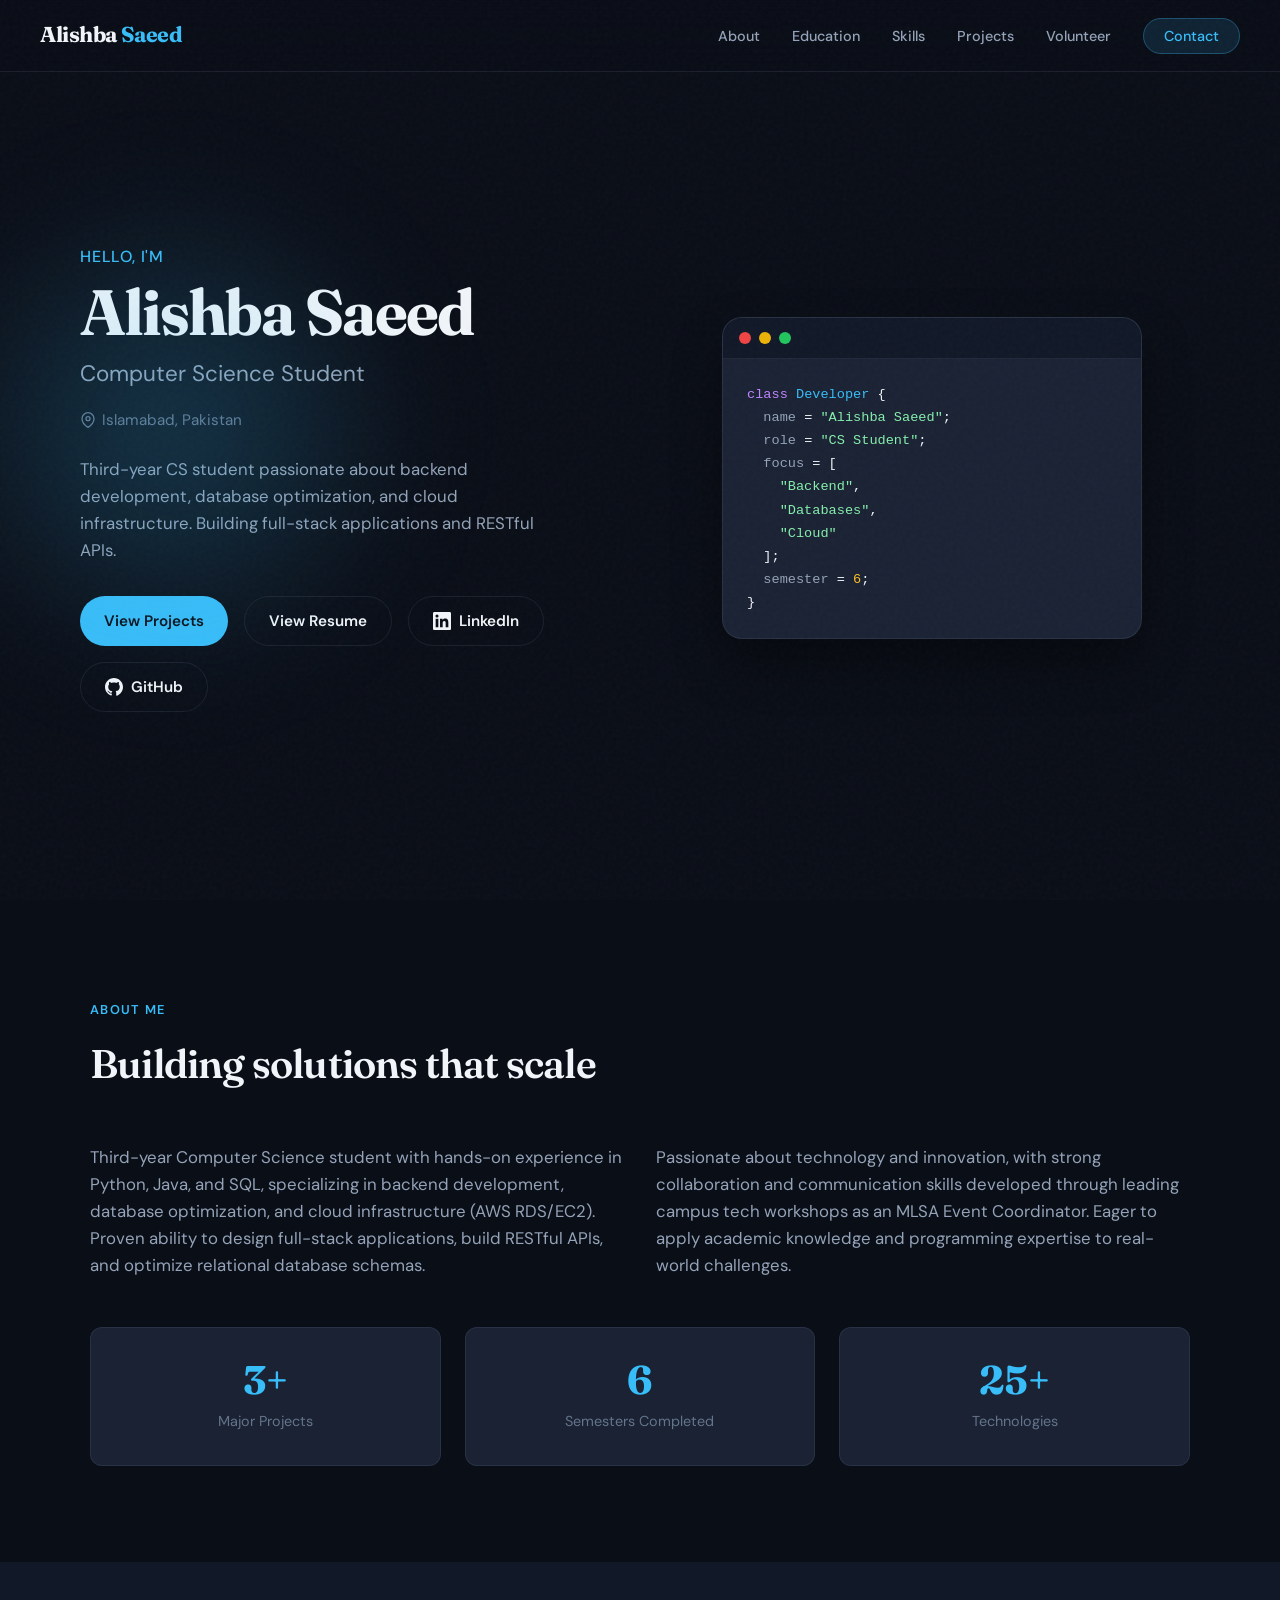
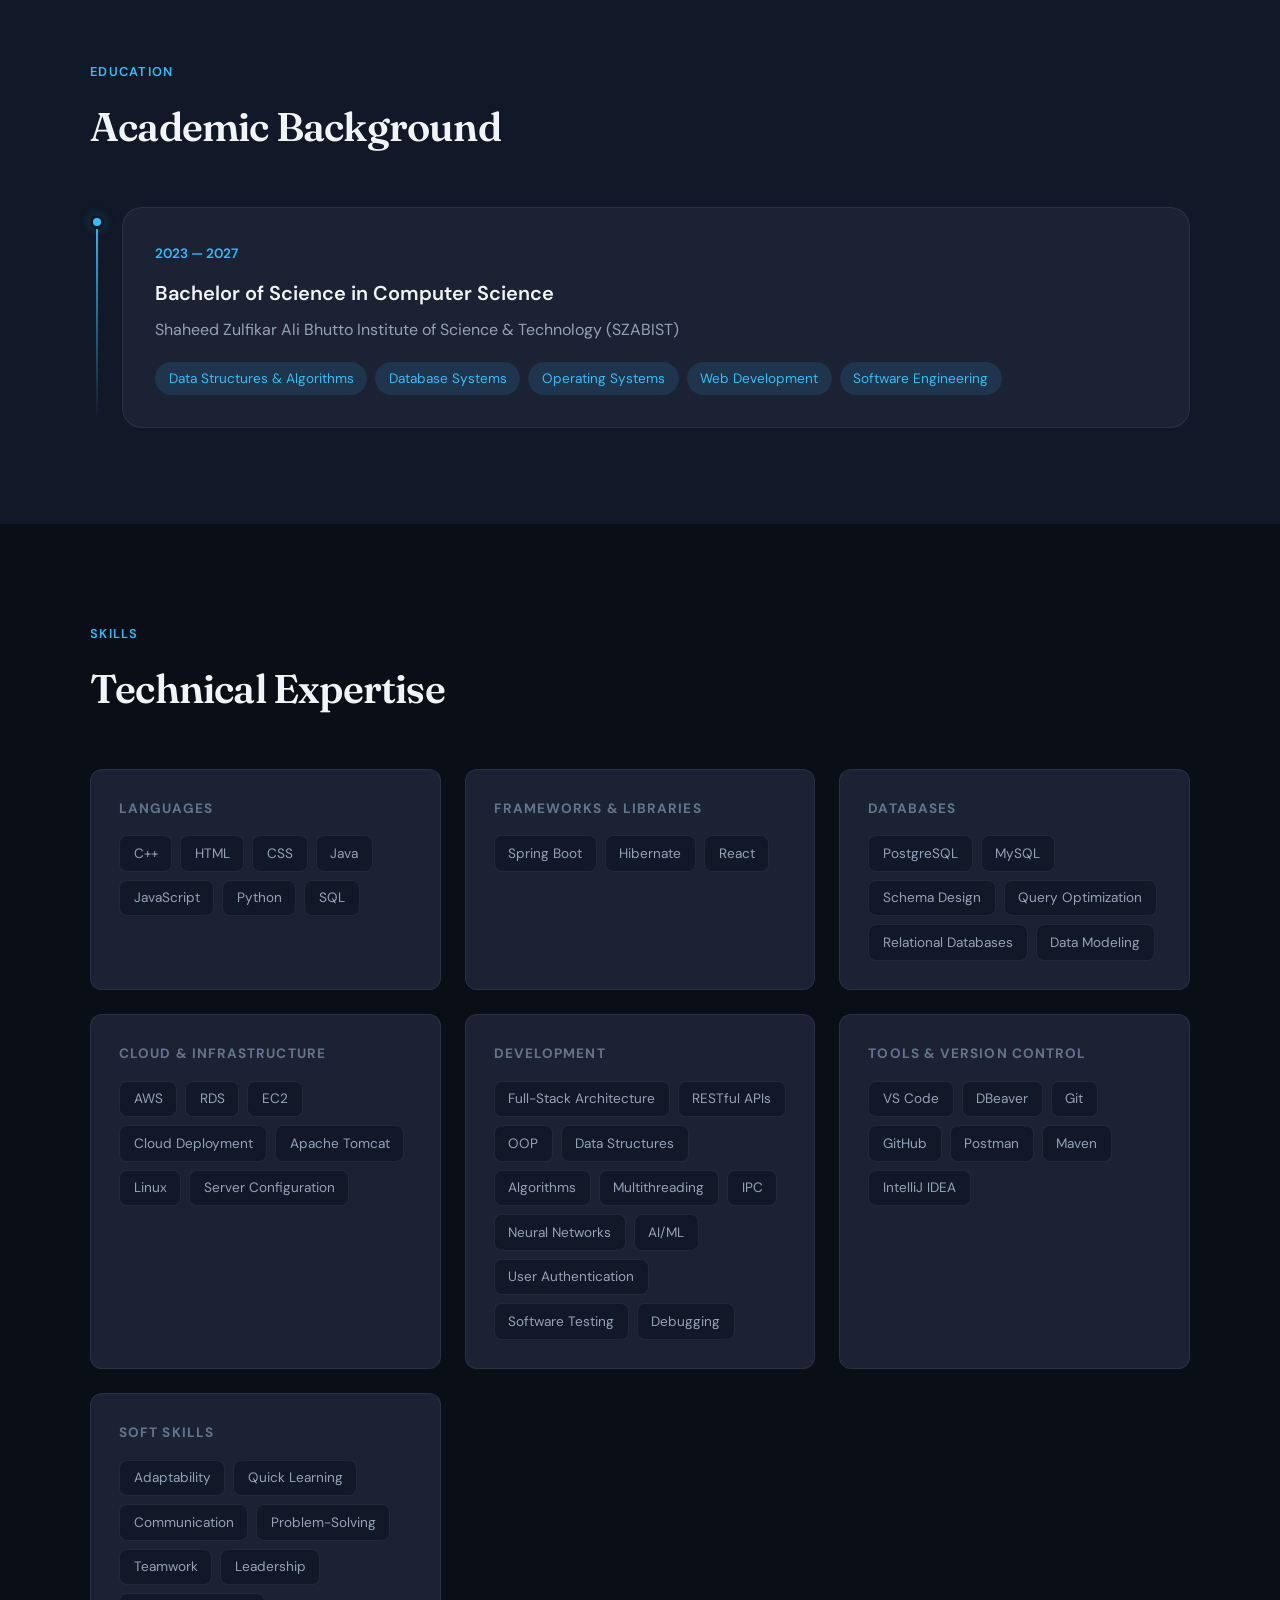
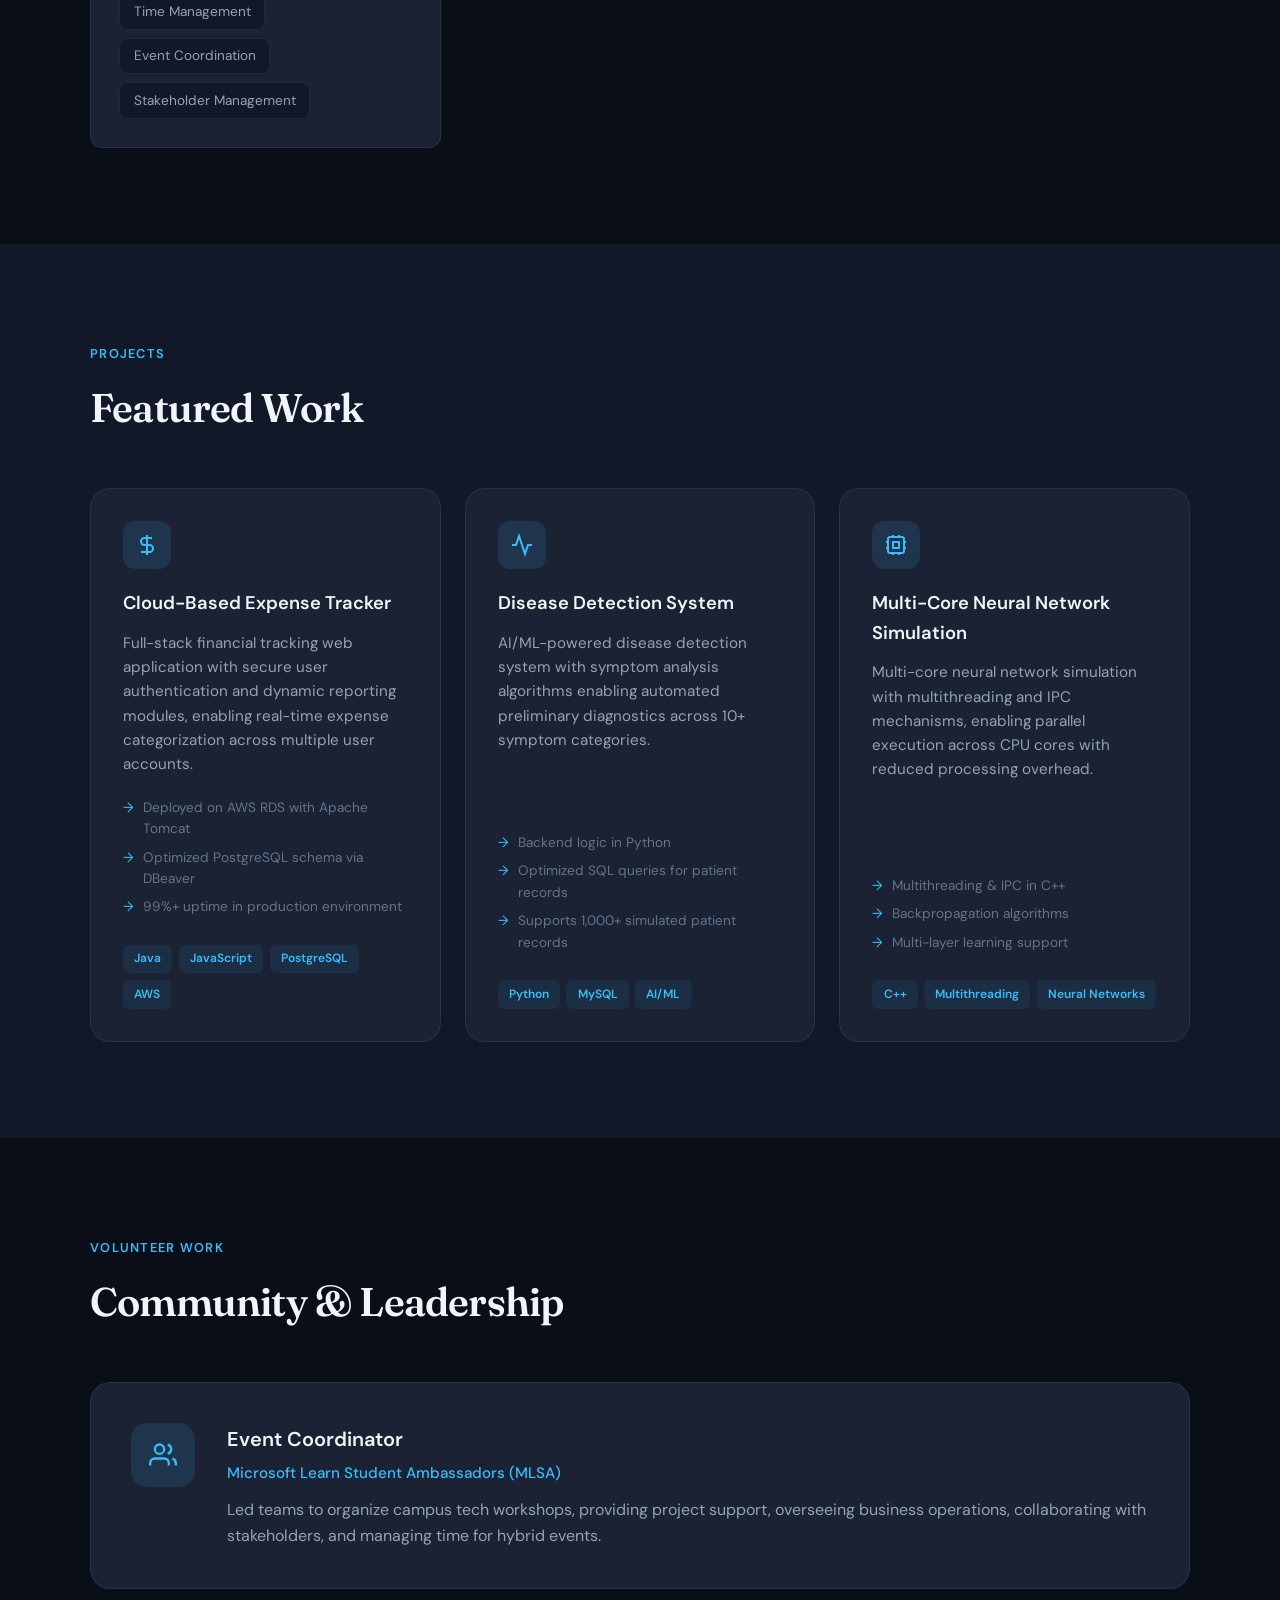
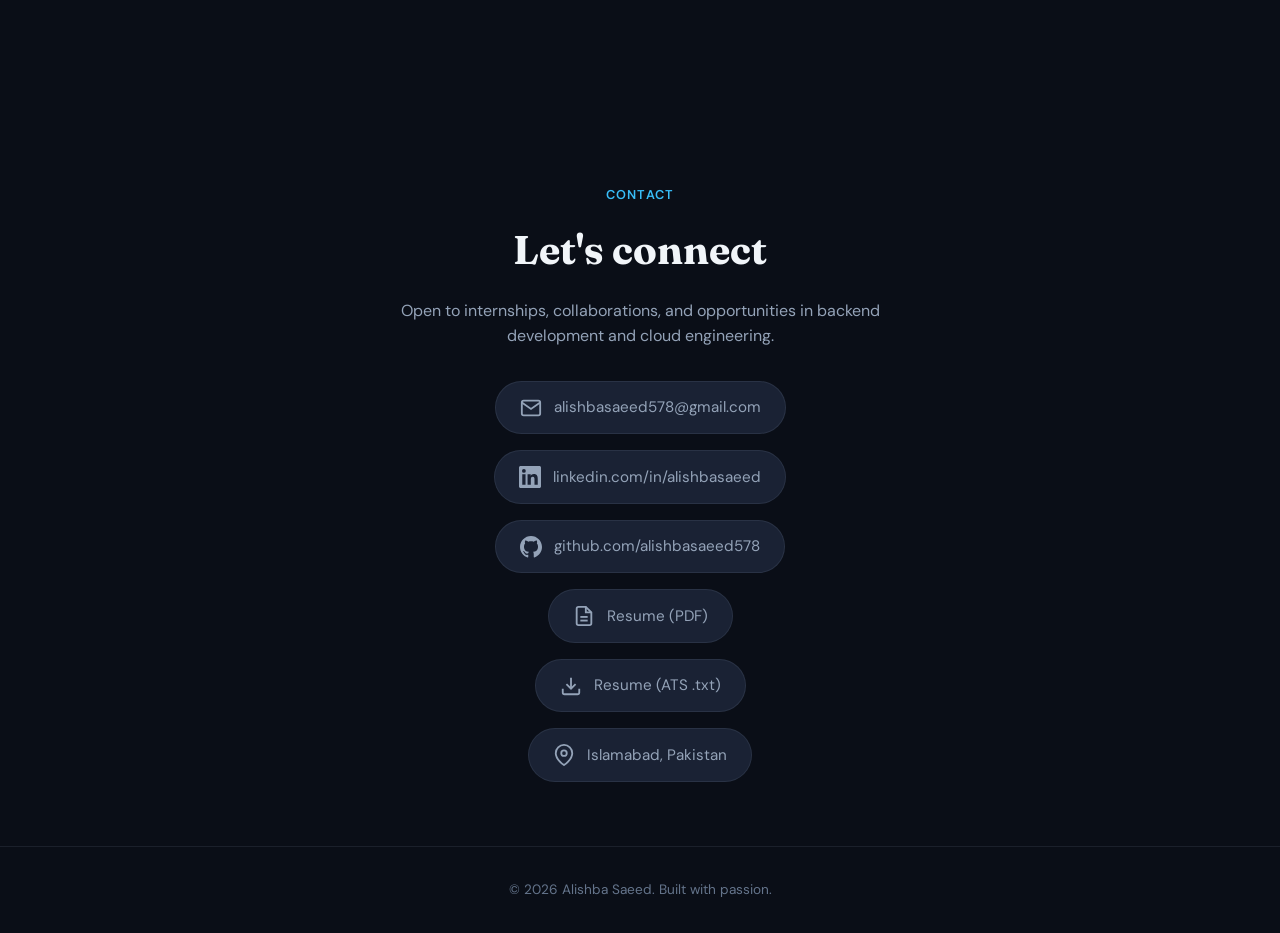
<file: index.html>
<!DOCTYPE html>
<html lang="en">
<head>
  <meta charset="UTF-8" />
  <meta name="viewport" content="width=device-width, initial-scale=1.0" />
  <meta name="description" content="Alishba Saeed — Computer Science student specializing in backend development, databases, and cloud infrastructure." />
  <title>Alishba Saeed | Portfolio</title>
  <link rel="preconnect" href="https://fonts.googleapis.com" />
  <link rel="preconnect" href="https://fonts.gstatic.com" crossorigin />
  <link href="https://fonts.googleapis.com/css2?family=DM+Sans:ital,opsz,wght@0,9..40,300;0,9..40,400;0,9..40,500;0,9..40,600;0,9..40,700;1,9..40,400&family=Fraunces:opsz,wght@9..144,400;9..144,600;9..144,700&display=swap" rel="stylesheet" />
  <link rel="stylesheet" href="styles.css" />
  <link rel="icon" type="image/svg+xml" href="logo-svg.svg">
</head>
<body>
  <div class="noise" aria-hidden="true"></div>

  <nav class="nav" id="nav">
    <a href="#" class="nav-logo">Alishba <span>Saeed</span></a>
    <button class="nav-toggle" id="navToggle" aria-label="Toggle navigation" aria-expanded="false">
      <span></span>
      <span></span>
      <span></span>
    </button>
    <ul class="nav-links" id="navLinks">
      <li><a href="#about">About</a></li>
      <li><a href="#education">Education</a></li>
      <li><a href="#skills">Skills</a></li>
      <li><a href="#projects">Projects</a></li>
      <li><a href="#volunteer">Volunteer</a></li>
      <li><a href="#contact" class="nav-cta">Contact</a></li>
    </ul>
  </nav>

  <main>
    <!-- Hero -->
    <section class="hero" id="hero">
      <div class="hero-content">
        <p class="hero-greeting">Hello, I'm</p>
        <h1 class="hero-name">Alishba Saeed</h1>
        <p class="hero-title">Computer Science Student</p>
        <p class="hero-location">
          <svg width="16" height="16" viewBox="0 0 24 24" fill="none" stroke="currentColor" stroke-width="2" aria-hidden="true">
            <path d="M21 10c0 7-9 13-9 13s-9-6-9-13a9 9 0 0 1 18 0z"/><circle cx="12" cy="10" r="3"/>
          </svg>
          Islamabad, Pakistan
        </p>
        <p class="hero-summary">
          Third-year CS student passionate about backend development, database optimization,
          and cloud infrastructure. Building full-stack applications and RESTful APIs.
        </p>
        <div class="hero-actions">
          <a href="#projects" class="btn btn-primary">View Projects</a>
          <a href="Alishba_Saeed.pdf" target="_blank" class="btn btn-outline">View Resume</a>

          <a href="https://linkedin.com/in/alishbasaeed" target="_blank" rel="noopener noreferrer" class="btn btn-outline">
            <svg width="18" height="18" viewBox="0 0 24 24" fill="currentColor" aria-hidden="true">
              <path d="M20.447 20.452h-3.554v-5.569c0-1.328-.027-3.037-1.852-3.037-1.853 0-2.136 1.445-2.136 2.939v5.667H9.351V9h3.414v1.561h.046c.477-.9 1.637-1.85 3.37-1.85 3.601 0 4.267 2.37 4.267 5.455v6.286zM5.337 7.433a2.062 2.062 0 0 1-2.063-2.065 2.064 2.064 0 1 1 4.126 0 2.063 2.063 0 0 1-2.063 2.065zm1.782 13.019H3.555V9h3.564v11.452zM22.225 0H1.771C.792 0 0 .774 0 1.729v20.542C0 23.227.792 24 1.771 24h20.451C23.2 24 24 23.227 24 22.271V1.729C24 .774 23.2 0 22.222 0h.003z"/>
            </svg>
            LinkedIn
          </a>

          <a href="https://github.com/alishbasaeed578" target="_blank" rel="noopener noreferrer" class="btn btn-outline">
            <svg width="18" height="18" viewBox="0 0 24 24" fill="currentColor" aria-hidden="true">
              <path d="M12 0C5.37 0 0 5.37 0 12c0 5.3 3.438 9.8 8.205 11.385.6.11.82-.26.82-.577v-2.234c-3.338.724-4.042-1.61-4.042-1.61C4.422 18.07 3.633 17.7 3.633 17.7c-1.087-.744.084-.729.084-.729 1.205.084 1.838 1.236 1.838 1.236 1.07 1.835 2.809 1.305 3.495.998.108-.776.417-1.305.76-1.605-2.665-.3-5.466-1.332-5.466-5.93 0-1.31.465-2.38 1.235-3.22-.135-.303-.54-1.523.105-3.176 0 0 1.005-.322 3.3 1.23.96-.267 1.98-.399 3-.405 1.02.006 2.04.138 3 .405 2.28-1.552 3.285-1.23 3.285-1.23.645 1.653.24 2.873.12 3.176.765.84 1.23 1.91 1.23 3.22 0 4.61-2.805 5.625-5.475 5.92.42.36.81 1.096.81 2.22v3.293c0 .319.22.694.825.576C20.565 21.795 24 17.3 24 12c0-6.63-5.37-12-12-12z"/>
            </svg>
            GitHub
          </a>
        </div>
      </div>
      <div class="hero-visual">
        <div class="hero-card">
          <div class="hero-card-header">
            <span class="dot dot-red"></span>
            <span class="dot dot-yellow"></span>
            <span class="dot dot-green"></span>
          </div>
          <pre class="hero-code"><code><span class="code-keyword">class</span> <span class="code-class">Developer</span> {
  <span class="code-property">name</span> = <span class="code-string">"Alishba Saeed"</span>;
  <span class="code-property">role</span> = <span class="code-string">"CS Student"</span>;
  <span class="code-property">focus</span> = [
    <span class="code-string">"Backend"</span>,
    <span class="code-string">"Databases"</span>,
    <span class="code-string">"Cloud"</span>
  ];
  <span class="code-property">semester</span> = <span class="code-number">6</span>;
}</code></pre>
        </div>
      </div>
    </section>

    <!-- About -->
    <section class="section" id="about">
      <div class="container">
        <div class="section-header">
          <span class="section-tag">About Me</span>
          <h2>Building solutions that scale</h2>
        </div>
        <div class="about-grid">
          <p class="about-text">
            Third-year Computer Science student with hands-on experience in Python, Java, and SQL,
            specializing in backend development, database optimization, and cloud infrastructure
            (AWS RDS/EC2). Proven ability to design full-stack applications, build RESTful APIs,
            and optimize relational database schemas.
          </p>
          <p class="about-text">
            Passionate about technology and innovation, with strong collaboration and communication
            skills developed through leading campus tech workshops as an MLSA Event Coordinator.
            Eager to apply academic knowledge and programming expertise to real-world challenges.
          </p>
        </div>
        <div class="about-highlights">
          <div class="highlight-card">
            <span class="highlight-number">3+</span>
            <span class="highlight-label">Major Projects</span>
          </div>
          <div class="highlight-card">
            <span class="highlight-number">6</span>
            <span class="highlight-label">Semesters Completed</span>
          </div>
          <div class="highlight-card">
            <span class="highlight-number">25+</span>
            <span class="highlight-label">Technologies</span>
          </div>
        </div>
      </div>
    </section>

    <!-- Education -->
    <section class="section section-alt" id="education">
      <div class="container">
        <div class="section-header">
          <span class="section-tag">Education</span>
          <h2>Academic Background</h2>
        </div>
        <div class="timeline">
          <div class="timeline-item">
            <div class="timeline-marker"></div>
            <div class="timeline-content">
              <span class="timeline-date">2023 — 2027</span>
              <h3>Bachelor of Science in Computer Science</h3>
              <p class="timeline-org">Shaheed Zulfikar Ali Bhutto Institute of Science & Technology (SZABIST)</p>
              <ul class="timeline-details">
                <li>Data Structures & Algorithms</li>
                <li>Database Systems</li>
                <li>Operating Systems</li>
                <li>Web Development</li>
                <li>Software Engineering</li>
              </ul>
            </div>
          </div>
        </div>
      </div>
    </section>

    <!-- Skills -->
    <section class="section" id="skills">
      <div class="container">
        <div class="section-header">
          <span class="section-tag">Skills</span>
          <h2>Technical Expertise</h2>
        </div>
        <div class="skills-grid">
          <div class="skill-category">
            <h3>Languages</h3>
            <div class="skill-tags">
              <span>C++</span><span>HTML</span><span>CSS</span><span>Java</span>
              <span>JavaScript</span><span>Python</span><span>SQL</span>
            </div>
          </div>
          <div class="skill-category">
            <h3>Frameworks & Libraries</h3>
            <div class="skill-tags">
              <span>Spring Boot</span><span>Hibernate</span><span>React</span>
            </div>
          </div>
          <div class="skill-category">
            <h3>Databases</h3>
            <div class="skill-tags">
              <span>PostgreSQL</span><span>MySQL</span><span>Schema Design</span>
              <span>Query Optimization</span><span>Relational Databases</span>
              <span>Data Modeling</span>
            </div>
          </div>
          <div class="skill-category">
            <h3>Cloud & Infrastructure</h3>
            <div class="skill-tags">
              <span>AWS</span><span>RDS</span><span>EC2</span>
              <span>Cloud Deployment</span><span>Apache Tomcat</span>
              <span>Linux</span><span>Server Configuration</span>
            </div>
          </div>
          <div class="skill-category">
            <h3>Development</h3>
            <div class="skill-tags">
              <span>Full-Stack Architecture</span><span>RESTful APIs</span>
              <span>OOP</span><span>Data Structures</span><span>Algorithms</span>
              <span>Multithreading</span><span>IPC</span><span>Neural Networks</span>
              <span>AI/ML</span><span>User Authentication</span>
              <span>Software Testing</span><span>Debugging</span>
            </div>
          </div>
          <div class="skill-category">
            <h3>Tools & Version Control</h3>
            <div class="skill-tags">
              <span>VS Code</span><span>DBeaver</span><span>Git</span>
              <span>GitHub</span><span>Postman</span><span>Maven</span>
              <span>IntelliJ IDEA</span>
            </div>
          </div>
          <div class="skill-category">
            <h3>Soft Skills</h3>
            <div class="skill-tags">
              <span>Adaptability</span><span>Quick Learning</span>
              <span>Communication</span><span>Problem-Solving</span>
              <span>Teamwork</span><span>Leadership</span>
              <span>Time Management</span><span>Event Coordination</span>
              <span>Stakeholder Management</span>
            </div>
          </div>
        </div>
      </div>
    </section>

    <!-- Projects -->
    <section class="section section-alt" id="projects">
      <div class="container">
        <div class="section-header">
          <span class="section-tag">Projects</span>
          <h2>Featured Work</h2>
        </div>
        <div class="projects-grid">
          <article class="project-card">
            <div class="project-icon">
              <svg width="24" height="24" viewBox="0 0 24 24" fill="none" stroke="currentColor" stroke-width="2" aria-hidden="true">
                <path d="M12 2v20M17 5H9.5a3.5 3.5 0 0 0 0 7h5a3.5 3.5 0 0 1 0 7H6"/>
              </svg>
            </div>
            <h3>Cloud-Based Expense Tracker</h3>
            <p>Full-stack financial tracking web application with secure user authentication and dynamic reporting modules, enabling real-time expense categorization across multiple user accounts.</p>
            <ul class="project-highlights">
              <li>Deployed on AWS RDS with Apache Tomcat</li>
              <li>Optimized PostgreSQL schema via DBeaver</li>
              <li>99%+ uptime in production environment</li>
            </ul>
            <div class="project-tech">
              <span>Java</span><span>JavaScript</span><span>PostgreSQL</span><span>AWS</span>
            </div>
          </article>

          <article class="project-card">
            <div class="project-icon">
              <svg width="24" height="24" viewBox="0 0 24 24" fill="none" stroke="currentColor" stroke-width="2" aria-hidden="true">
                <path d="M22 12h-4l-3 9L9 3l-3 9H2"/>
              </svg>
            </div>
            <h3>Disease Detection System</h3>
            <p>AI/ML-powered disease detection system with symptom analysis algorithms enabling automated preliminary diagnostics across 10+ symptom categories.</p>
            <ul class="project-highlights">
              <li>Backend logic in Python</li>
              <li>Optimized SQL queries for patient records</li>
              <li>Supports 1,000+ simulated patient records</li>
            </ul>
            <div class="project-tech">
              <span>Python</span><span>MySQL</span><span>AI/ML</span>
            </div>
          </article>

          <article class="project-card">
            <div class="project-icon">
              <svg width="24" height="24" viewBox="0 0 24 24" fill="none" stroke="currentColor" stroke-width="2" aria-hidden="true">
                <rect x="4" y="4" width="16" height="16" rx="2"/><rect x="9" y="9" width="6" height="6"/><path d="M15 2v2M15 20v2M2 15h2M2 9h2M20 15h2M20 9h2M9 2v2M9 20v2"/>
              </svg>
            </div>
            <h3>Multi-Core Neural Network Simulation</h3>
            <p>Multi-core neural network simulation with multithreading and IPC mechanisms, enabling parallel execution across CPU cores with reduced processing overhead.</p>
            <ul class="project-highlights">
              <li>Multithreading & IPC in C++</li>
              <li>Backpropagation algorithms</li>
              <li>Multi-layer learning support</li>
            </ul>
            <div class="project-tech">
              <span>C++</span><span>Multithreading</span><span>Neural Networks</span>
            </div>
          </article>
        </div>
      </div>
    </section>

    <!-- Volunteer -->
    <section class="section" id="volunteer">
      <div class="container">
        <div class="section-header">
          <span class="section-tag">Volunteer Work</span>
          <h2>Community & Leadership</h2>
        </div>
        <div class="volunteer-card">
          <div class="volunteer-badge">
            <svg width="28" height="28" viewBox="0 0 24 24" fill="none" stroke="currentColor" stroke-width="2" aria-hidden="true">
              <path d="M17 21v-2a4 4 0 0 0-4-4H5a4 4 0 0 0-4 4v2"/><circle cx="9" cy="7" r="4"/>
              <path d="M23 21v-2a4 4 0 0 0-3-3.87M16 3.13a4 4 0 0 1 0 7.75"/>
            </svg>
          </div>
          <div class="volunteer-content">
            <h3>Event Coordinator</h3>
            <p class="volunteer-org">Microsoft Learn Student Ambassadors (MLSA)</p>
            <p>Led teams to organize campus tech workshops, providing project support, overseeing business operations, collaborating with stakeholders, and managing time for hybrid events.</p>
          </div>
        </div>
      </div>
    </section>

    <!-- Contact -->
    <section class="section section-contact" id="contact">
      <div class="container">
        <div class="contact-content">
          <span class="section-tag">Contact</span>
          <h2>Let's connect</h2>
          <p>Open to internships, collaborations, and opportunities in backend development and cloud engineering.</p>
          <div class="contact-links">
            <a href="mailto:alishbasaeed578@gmail.com" class="contact-link">
              <svg width="22" height="22" viewBox="0 0 24 24" fill="none" stroke="currentColor" stroke-width="2" aria-hidden="true">
                <path d="M4 4h16c1.1 0 2 .9 2 2v12c0 1.1-.9 2-2 2H4c-1.1 0-2-.9-2-2V6c0-1.1.9-2 2-2z"/><polyline points="22,6 12,13 2,6"/>
              </svg>
              alishbasaeed578@gmail.com
            </a>
            <a href="https://linkedin.com/in/alishbasaeed" target="_blank" rel="noopener noreferrer" class="contact-link">
              <svg width="22" height="22" viewBox="0 0 24 24" fill="currentColor" aria-hidden="true">
                <path d="M20.447 20.452h-3.554v-5.569c0-1.328-.027-3.037-1.852-3.037-1.853 0-2.136 1.445-2.136 2.939v5.667H9.351V9h3.414v1.561h.046c.477-.9 1.637-1.85 3.37-1.85 3.601 0 4.267 2.37 4.267 5.455v6.286zM5.337 7.433a2.062 2.062 0 0 1-2.063-2.065 2.064 2.064 0 1 1 4.126 0 2.063 2.063 0 0 1-2.063 2.065zm1.782 13.019H3.555V9h3.564v11.452zM22.225 0H1.771C.792 0 0 .774 0 1.729v20.542C0 23.227.792 24 1.771 24h20.451C23.2 24 24 23.227 24 22.271V1.729C24 .774 23.2 0 22.222 0h.003z"/>
              </svg>
              linkedin.com/in/alishbasaeed
            </a>
            <a href="https://github.com/alishbasaeed578" target="_blank" rel="noopener noreferrer" class="contact-link">
              <svg width="22" height="22" viewBox="0 0 24 24" fill="currentColor" aria-hidden="true">
                <path d="M12 0c-6.626 0-12 5.373-12 12 0 5.302 3.438 9.8 8.207 11.387.599.111.793-.261.793-.577v-2.234c-3.338.726-4.033-1.416-4.033-1.416-.546-1.387-1.333-1.756-1.333-1.756-1.089-.745.083-.729.083-.729 1.205.084 1.839 1.237 1.839 1.237 1.07 1.834 2.807 1.304 3.492.997.107-.775.418-1.305.762-1.604-2.665-.305-5.467-1.334-5.467-5.931 0-1.311.469-2.381 1.236-3.221-.124-.303-.535-1.524.117-3.176 0 0 1.008-.322 3.301 1.23.957-.266 1.983-.399 3.003-.404 1.02.005 2.047.138 3.006.404 2.291-1.552 3.297-1.23 3.297-1.23.653 1.653.242 2.874.118 3.176.77.84 1.235 1.911 1.235 3.221 0 4.609-2.807 5.624-5.479 5.921.43.372.823 1.102.823 2.222v3.293c0 .319.192.694.801.576 4.765-1.589 8.199-6.086 8.199-11.386 0-6.627-5.373-12-12-12z"/>
              </svg>
              github.com/alishbasaeed578
            </a>
            <a href="cv.html" target="_blank" class="contact-link">
              <svg width="22" height="22" viewBox="0 0 24 24" fill="none" stroke="currentColor" stroke-width="2" aria-hidden="true">
                <path d="M14 2H6a2 2 0 0 0-2 2v16a2 2 0 0 0 2 2h12a2 2 0 0 0 2-2V8z"/><polyline points="14 2 14 8 20 8"/><line x1="16" y1="13" x2="8" y2="13"/><line x1="16" y1="17" x2="8" y2="17"/>
              </svg>
              Resume (PDF)
            </a>
            <a href="cv.txt" download class="contact-link">
              <svg width="22" height="22" viewBox="0 0 24 24" fill="none" stroke="currentColor" stroke-width="2" aria-hidden="true">
                <path d="M21 15v4a2 2 0 0 1-2 2H5a2 2 0 0 1-2-2v-4"/><polyline points="7 10 12 15 17 10"/><line x1="12" y1="15" x2="12" y2="3"/>
              </svg>
              Resume (ATS .txt)
            </a>
            <span class="contact-link contact-location">
              <svg width="22" height="22" viewBox="0 0 24 24" fill="none" stroke="currentColor" stroke-width="2" aria-hidden="true">
                <path d="M21 10c0 7-9 13-9 13s-9-6-9-13a9 9 0 0 1 18 0z"/><circle cx="12" cy="10" r="3"/>
              </svg>
              Islamabad, Pakistan
            </span>
          </div>
        </div>
      </div>
    </section>
  </main>

  <footer class="footer">
    <div class="container">
      <p>&copy; 2026 Alishba Saeed. Built with passion.</p>
    </div>
  </footer>

  <script src="script.js"></script>
</body>
</html>
</file>
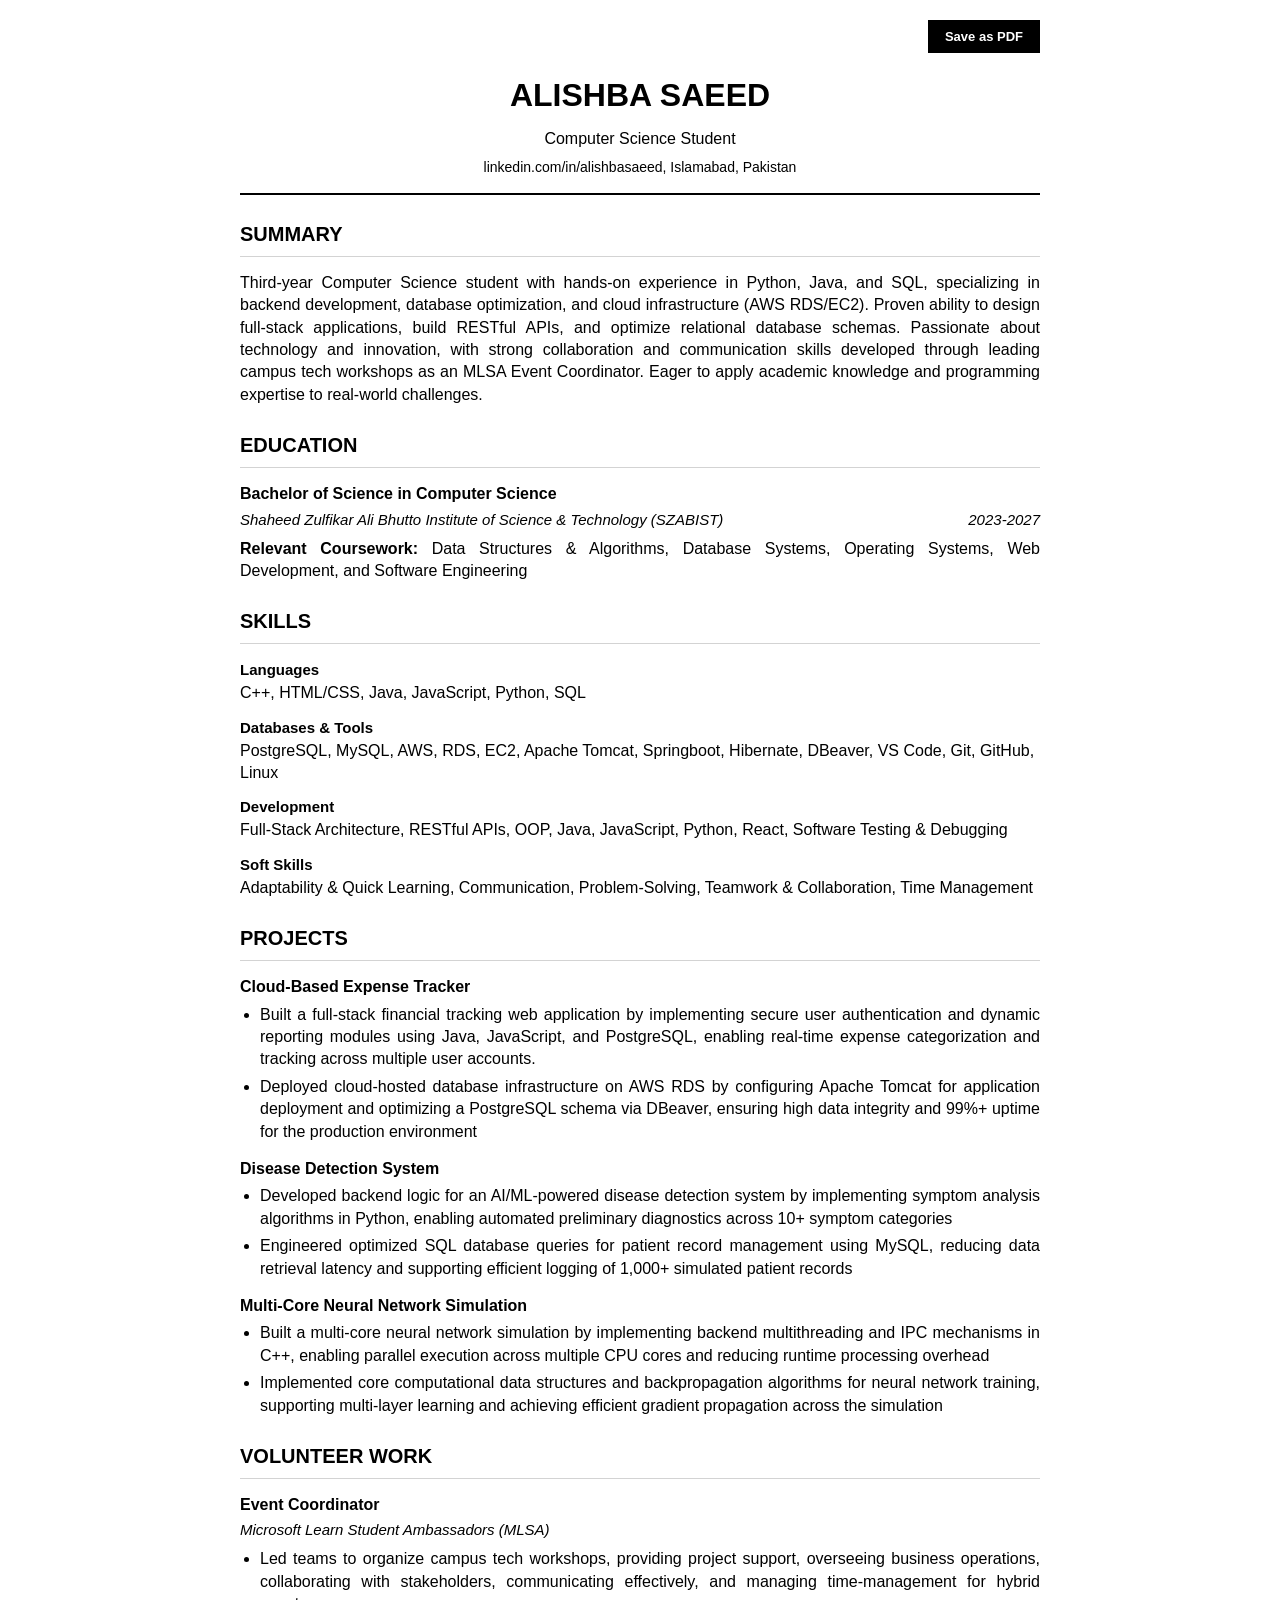
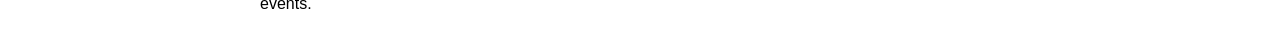
<file: cv.html>
<!DOCTYPE html>
<html lang="en">
<head>
  <meta charset="UTF-8">
  <meta name="viewport" content="width=device-width, initial-scale=1.0">
  <title>Alishba Saeed - CV</title>
  <style>
    body {
      font-family: Arial, sans-serif;
      line-height: 1.4;
      color: #000000;
      max-width: 800px;
      margin: 0 auto;
      padding: 20px;
      background-color: #ffffff;
    }
    header {
      text-align: center;
      margin-bottom: 15px;
    }
    h1 {
      margin: 0 0 10px 0;
      font-size: 32px;
      font-weight: bold;
      color: #000000;
    }
    .subtitle {
      margin: 0 0 8px 0;
      font-size: 16px;
      font-weight: normal;
    }
    .contact-info {
      margin: 0 0 15px 0;
      font-size: 14px;
    }
    .header-line {
      border: none;
      border-top: 2px solid #000000;
      margin-bottom: 20px;
    }
    h2 {
      font-size: 20px;
      font-weight: bold;
      color: #000000;
      margin-top: 25px;
      margin-bottom: 5px;
    }
    .section-line {
      border: none;
      border-top: 1px solid #d3d3d3;
      margin-bottom: 15px;
    }
    h3 {
      margin: 10px 0 3px 0;
      font-size: 16px;
      font-weight: bold;
    }
    .institution-row {
      display: flex;
      justify-content: space-between;
      margin-bottom: 8px;
      font-size: 15px;
    }
    .institution {
      font-style: italic;
    }
    .date {
      font-style: italic;
    }
    p {
      margin: 0 0 15px 0;
      text-align: justify;
    }
    .skills-container {
      margin-bottom: 15px;
    }
    .skills-category {
      font-weight: bold;
      margin-top: 12px;
      margin-bottom: 2px;
      font-size: 15px;
    }
    .skills-list {
      margin: 0 0 10px 0;
    }
    ul {
      margin: 5px 0 15px 0;
      padding-left: 20px;
    }
    li {
      margin-bottom: 5px;
      text-align: justify;
    }

    /* Interactive Elements styling */
    .no-print-container {
      display: flex;
      justify-content: flex-end;
      margin-bottom: 20px;
    }
    .btn-pdf {
      background-color: #000000;
      color: #ffffff;
      border: 1px solid #000000;
      padding: 8px 16px;
      font-size: 13px;
      cursor: pointer;
      font-weight: bold;
      transition: background 0.2s ease;
    }
    .btn-pdf:hover {
      background-color: #ffffff;
      color: #000000;
    }

    @media print {
      .no-print {
        display: none !important;
      }
      body {
        padding: 0;
        margin: 0;
      }
    }
  </style>
</head>
<body>

<div class="no-print-container no-print">
  <button class="btn-pdf" onclick="window.print()">Save as PDF</button>
</div>

<header>
  <h1>ALISHBA SAEED</h1>
  <div class="subtitle">Computer Science Student</div>
  <div class="contact-info">linkedin.com/in/alishbasaeed, Islamabad, Pakistan</div>
  <hr class="header-line">
</header>

<main>
  <section>
    <h2>SUMMARY</h2>
    <hr class="section-line">
    <p>Third-year Computer Science student with hands-on experience in Python, Java, and SQL, specializing in backend development, database optimization, and cloud infrastructure (AWS RDS/EC2). Proven ability to design full-stack applications, build RESTful APIs, and optimize relational database schemas. Passionate about technology and innovation, with strong collaboration and communication skills developed through leading campus tech workshops as an MLSA Event Coordinator. Eager to apply academic knowledge and programming expertise to real-world challenges.</p>
  </section>

  <section>
    <h2>EDUCATION</h2>
    <hr class="section-line">
    <article>
      <h3>Bachelor of Science in Computer Science</h3>
      <div class="institution-row">
        <span class="institution">Shaheed Zulfikar Ali Bhutto Institute of Science & Technology (SZABIST)</span>
        <span class="date">2023-2027</span>
      </div>
      <p><strong>Relevant Coursework:</strong> Data Structures & Algorithms, Database Systems, Operating Systems, Web Development, and Software Engineering</p>
    </article>
  </section>

  <section>
    <h2>SKILLS</h2>
    <hr class="section-line">
    <div class="skills-container">
      <div class="skills-category">Languages</div>
      <div class="skills-list">C++, HTML/CSS, Java, JavaScript, Python, SQL</div>

      <div class="skills-category">Databases & Tools</div>
      <div class="skills-list">PostgreSQL, MySQL, AWS, RDS, EC2, Apache Tomcat, Springboot, Hibernate, DBeaver, VS Code, Git, GitHub, Linux</div>

      <div class="skills-category">Development</div>
      <div class="skills-list">Full-Stack Architecture, RESTful APIs, OOP, Java, JavaScript, Python, React, Software Testing & Debugging</div>

      <div class="skills-category">Soft Skills</div>
      <div class="skills-list">Adaptability & Quick Learning, Communication, Problem-Solving, Teamwork & Collaboration, Time Management</div>
    </div>
  </section>

  <section>
    <h2>PROJECTS</h2>
    <hr class="section-line">

    <article>
      <h3>Cloud-Based Expense Tracker</h3>
      <ul>
        <li>Built a full-stack financial tracking web application by implementing secure user authentication and dynamic reporting modules using Java, JavaScript, and PostgreSQL, enabling real-time expense categorization and tracking across multiple user accounts.</li>
        <li>Deployed cloud-hosted database infrastructure on AWS RDS by configuring Apache Tomcat for application deployment and optimizing a PostgreSQL schema via DBeaver, ensuring high data integrity and 99%+ uptime for the production environment</li>
      </ul>
    </article>

    <article>
      <h3>Disease Detection System</h3>
      <ul>
        <li>Developed backend logic for an AI/ML-powered disease detection system by implementing symptom analysis algorithms in Python, enabling automated preliminary diagnostics across 10+ symptom categories</li>
        <li>Engineered optimized SQL database queries for patient record management using MySQL, reducing data retrieval latency and supporting efficient logging of 1,000+ simulated patient records</li>
      </ul>
    </article>

    <article>
      <h3>Multi-Core Neural Network Simulation</h3>
      <ul>
        <li>Built a multi-core neural network simulation by implementing backend multithreading and IPC mechanisms in C++, enabling parallel execution across multiple CPU cores and reducing runtime processing overhead</li>
        <li>Implemented core computational data structures and backpropagation algorithms for neural network training, supporting multi-layer learning and achieving efficient gradient propagation across the simulation</li>
      </ul>
    </article>
  </section>

  <section>
    <h2>VOLUNTEER WORK</h2>
    <hr class="section-line">
    <article>
      <h3>Event Coordinator</h3>
      <div class="institution-row">
        <span class="institution">Microsoft Learn Student Ambassadors (MLSA)</span>
      </div>
      <ul>
        <li>Led teams to organize campus tech workshops, providing project support, overseeing business operations, collaborating with stakeholders, communicating effectively, and managing time-management for hybrid events.</li>
      </ul>
    </article>
  </section>
</main>

</body>
</html>
</file>
<file: styles.css>
/* ===== Variables ===== */
:root {
  --bg-primary: #0a0e17;
  --bg-secondary: #111827;
  --bg-card: #1a2234;
  --bg-card-hover: #1f2a40;
  --text-primary: #f1f5f9;
  --text-secondary: #94a3b8;
  --text-muted: #64748b;
  --accent: #38bdf8;
  --accent-soft: rgba(56, 189, 248, 0.12);
  --accent-glow: rgba(56, 189, 248, 0.25);
  --border: rgba(148, 163, 184, 0.12);
  --font-sans: "DM Sans", system-ui, sans-serif;
  --font-serif: "Fraunces", Georgia, serif;
  --radius: 12px;
  --radius-lg: 20px;
  --transition: 0.25s cubic-bezier(0.4, 0, 0.2, 1);
  --nav-height: 72px;
}

/* ===== Reset & Base ===== */
*, *::before, *::after {
  box-sizing: border-box;
  margin: 0;
  padding: 0;
}

html {
  scroll-behavior: smooth;
  scroll-padding-top: var(--nav-height);
}

body {
  font-family: var(--font-sans);
  background: var(--bg-primary);
  color: var(--text-primary);
  line-height: 1.6;
  overflow-x: hidden;
}

.noise {
  position: fixed;
  inset: 0;
  pointer-events: none;
  z-index: 9999;
  opacity: 0.03;
  background-image: url("data:image/svg+xml,%3Csvg viewBox='0 0 256 256' xmlns='http://www.w3.org/2000/svg'%3E%3Cfilter id='n'%3E%3CfeTurbulence type='fractalNoise' baseFrequency='0.9' numOctaves='4' stitchTiles='stitch'/%3E%3C/filter%3E%3Crect width='100%25' height='100%25' filter='url(%23n)'/%3E%3C/svg%3E");
}

a {
  color: inherit;
  text-decoration: none;
}

ul {
  list-style: none;
}

img {
  max-width: 100%;
  display: block;
}

.container {
  width: min(1100px, 92vw);
  margin: 0 auto;
}

/* ===== Navigation ===== */
.nav {
  position: fixed;
  top: 0;
  left: 0;
  right: 0;
  height: var(--nav-height);
  display: flex;
  align-items: center;
  justify-content: space-between;
  padding: 0 clamp(1.25rem, 4vw, 2.5rem);
  background: rgba(10, 14, 23, 0.85);
  backdrop-filter: blur(16px);
  border-bottom: 1px solid var(--border);
  z-index: 1000;
  transition: background var(--transition);
}

.nav.scrolled {
  background: rgba(10, 14, 23, 0.95);
}

.nav-logo {
  font-family: var(--font-serif);
  font-weight: 700;
  font-size: clamp(1rem, 2.5vw, 1.35rem);
  color: var(--text-primary);
  letter-spacing: -0.02em;
  white-space: nowrap;
  flex-shrink: 0;
  transition: color var(--transition);
}

.nav-logo:hover {
  color: var(--accent);
}

.nav-logo span {
  color: var(--accent);
}

.nav-links {
  display: flex;
  align-items: center;
  gap: 2rem;
}

.nav-links a {
  font-size: 0.9rem;
  font-weight: 500;
  color: var(--text-secondary);
  transition: color var(--transition);
  position: relative;
}

.nav-links a:not(.nav-cta)::after {
  content: "";
  position: absolute;
  bottom: -4px;
  left: 0;
  width: 0;
  height: 2px;
  background: var(--accent);
  transition: width var(--transition);
}

.nav-links a:not(.nav-cta):hover,
.nav-links a.active {
  color: var(--text-primary);
}

.nav-links a:not(.nav-cta):hover::after,
.nav-links a.active::after {
  width: 100%;
}

.nav-cta {
  padding: 0.5rem 1.25rem;
  background: var(--accent-soft);
  border: 1px solid rgba(56, 189, 248, 0.3);
  border-radius: 999px;
  color: var(--accent) !important;
  transition: background var(--transition), transform var(--transition);
}

.nav-cta:hover {
  background: rgba(56, 189, 248, 0.2);
  transform: translateY(-1px);
}

.nav-toggle {
  display: none;
  flex-direction: column;
  gap: 5px;
  background: none;
  border: none;
  cursor: pointer;
  padding: 4px;
}

.nav-toggle span {
  display: block;
  width: 24px;
  height: 2px;
  background: var(--text-primary);
  transition: transform var(--transition), opacity var(--transition);
  border-radius: 2px;
}

.nav-toggle.open span:nth-child(1) {
  transform: translateY(7px) rotate(45deg);
}

.nav-toggle.open span:nth-child(2) {
  opacity: 0;
}

.nav-toggle.open span:nth-child(3) {
  transform: translateY(-7px) rotate(-45deg);
}

/* ===== Hero ===== */
.hero {
  min-height: 100vh;
  display: grid;
  grid-template-columns: 1fr 1fr;
  align-items: center;
  gap: 3rem;
  padding: calc(var(--nav-height) + 3rem) clamp(1.25rem, 4vw, 2.5rem) 4rem;
  max-width: 1200px;
  margin: 0 auto;
  position: relative;
}

.hero::before {
  content: "";
  position: absolute;
  top: 20%;
  left: -10%;
  width: 500px;
  height: 500px;
  background: radial-gradient(circle, var(--accent-glow) 0%, transparent 70%);
  pointer-events: none;
  filter: blur(60px);
}

.hero-greeting {
  font-size: 1rem;
  color: var(--accent);
  font-weight: 500;
  letter-spacing: 0.05em;
  text-transform: uppercase;
  margin-bottom: 0.5rem;
}

.hero-name {
  font-family: var(--font-serif);
  font-size: clamp(2.5rem, 6vw, 4rem);
  font-weight: 700;
  line-height: 1.1;
  letter-spacing: -0.03em;
  margin-bottom: 0.5rem;
}

.hero-title {
  font-size: clamp(1.1rem, 2.5vw, 1.4rem);
  color: var(--text-secondary);
  font-weight: 400;
  margin-bottom: 1rem;
}

.hero-location {
  display: flex;
  align-items: center;
  gap: 0.4rem;
  color: var(--text-muted);
  font-size: 0.95rem;
  margin-bottom: 1.5rem;
}

.hero-summary {
  color: var(--text-secondary);
  max-width: 480px;
  margin-bottom: 2rem;
  font-size: 1.05rem;
}

.hero-actions {
  display: flex;
  flex-wrap: wrap;
  gap: 1rem;
}

.btn {
  display: inline-flex;
  align-items: center;
  gap: 0.5rem;
  padding: 0.75rem 1.5rem;
  border-radius: 999px;
  font-size: 0.95rem;
  font-weight: 600;
  transition: all var(--transition);
  cursor: pointer;
}

.btn-primary {
  background: var(--accent);
  color: var(--bg-primary);
  border: none;
}

.btn-primary:hover {
  background: #7dd3fc;
  transform: translateY(-2px);
  box-shadow: 0 8px 24px var(--accent-glow);
}

.btn-outline {
  background: transparent;
  color: var(--text-primary);
  border: 1px solid var(--border);
}

.btn-outline:hover {
  border-color: var(--accent);
  color: var(--accent);
  transform: translateY(-2px);
}

.hero-visual {
  display: flex;
  justify-content: center;
  align-items: center;
}

.hero-card {
  background: var(--bg-card);
  border: 1px solid var(--border);
  border-radius: var(--radius-lg);
  overflow: hidden;
  width: 100%;
  max-width: 420px;
  box-shadow: 0 24px 48px rgba(0, 0, 0, 0.4);
  animation: float 6s ease-in-out infinite;
}

@keyframes float {
  0%, 100% { transform: translateY(0); }
  50% { transform: translateY(-12px); }
}

.hero-card-header {
  display: flex;
  gap: 8px;
  padding: 14px 16px;
  background: var(--bg-secondary);
  border-bottom: 1px solid var(--border);
}

.dot {
  width: 12px;
  height: 12px;
  border-radius: 50%;
}

.dot-red { background: #ef4444; }
.dot-yellow { background: #eab308; }
.dot-green { background: #22c55e; }

.hero-code {
  padding: 1.5rem;
  font-family: "SF Mono", "Fira Code", monospace;
  font-size: 0.85rem;
  line-height: 1.7;
  overflow-x: auto;
}

.code-keyword { color: #c084fc; }
.code-class { color: #38bdf8; }
.code-property { color: #94a3b8; }
.code-string { color: #86efac; }
.code-number { color: #fbbf24; }

/* ===== Sections ===== */
.section {
  padding: 6rem 0;
}

.section-alt {
  background: var(--bg-secondary);
}

.section-header {
  margin-bottom: 3rem;
}

.section-tag {
  display: inline-block;
  font-size: 0.8rem;
  font-weight: 600;
  text-transform: uppercase;
  letter-spacing: 0.1em;
  color: var(--accent);
  margin-bottom: 0.75rem;
}

.section-header h2 {
  font-family: var(--font-serif);
  font-size: clamp(1.75rem, 4vw, 2.5rem);
  font-weight: 600;
  letter-spacing: -0.02em;
}

/* ===== About ===== */
.about-grid {
  display: grid;
  grid-template-columns: repeat(auto-fit, minmax(280px, 1fr));
  gap: 2rem;
  margin-bottom: 3rem;
}

.about-text {
  color: var(--text-secondary);
  font-size: 1.05rem;
}

.about-highlights {
  display: grid;
  grid-template-columns: repeat(3, 1fr);
  gap: 1.5rem;
}

.highlight-card {
  background: var(--bg-card);
  border: 1px solid var(--border);
  border-radius: var(--radius);
  padding: 2rem;
  text-align: center;
  transition: border-color var(--transition), transform var(--transition);
}

.highlight-card:hover {
  border-color: rgba(56, 189, 248, 0.3);
  transform: translateY(-4px);
}

.highlight-number {
  display: block;
  font-family: var(--font-serif);
  font-size: 2.5rem;
  font-weight: 700;
  color: var(--accent);
  line-height: 1;
  margin-bottom: 0.5rem;
}

.highlight-label {
  font-size: 0.9rem;
  color: var(--text-muted);
}

/* ===== Timeline / Education ===== */
.timeline {
  position: relative;
  padding-left: 2rem;
}

.timeline::before {
  content: "";
  position: absolute;
  left: 6px;
  top: 8px;
  bottom: 8px;
  width: 2px;
  background: linear-gradient(to bottom, var(--accent), transparent);
}

.timeline-item {
  position: relative;
}

.timeline-marker {
  position: absolute;
  left: -2rem;
  top: 8px;
  width: 14px;
  height: 14px;
  border-radius: 50%;
  background: var(--accent);
  border: 3px solid var(--bg-secondary);
  box-shadow: 0 0 12px var(--accent-glow);
}

.timeline-content {
  background: var(--bg-card);
  border: 1px solid var(--border);
  border-radius: var(--radius-lg);
  padding: 2rem;
}

.timeline-date {
  display: inline-block;
  font-size: 0.85rem;
  font-weight: 600;
  color: var(--accent);
  margin-bottom: 0.75rem;
}

.timeline-content h3 {
  font-size: 1.25rem;
  font-weight: 600;
  margin-bottom: 0.5rem;
}

.timeline-org {
  color: var(--text-secondary);
  margin-bottom: 1.25rem;
}

.timeline-details {
  display: flex;
  flex-wrap: wrap;
  gap: 0.5rem;
}

.timeline-details li {
  font-size: 0.85rem;
  padding: 0.35rem 0.85rem;
  background: var(--accent-soft);
  color: var(--accent);
  border-radius: 999px;
}

/* ===== Skills ===== */
.skills-grid {
  display: grid;
  grid-template-columns: repeat(auto-fit, minmax(260px, 1fr));
  gap: 1.5rem;
}

.skill-category {
  background: var(--bg-card);
  border: 1px solid var(--border);
  border-radius: var(--radius);
  padding: 1.75rem;
  transition: border-color var(--transition);
}

.skill-category:hover {
  border-color: rgba(56, 189, 248, 0.25);
}

.skill-category h3 {
  font-size: 0.85rem;
  text-transform: uppercase;
  letter-spacing: 0.08em;
  color: var(--text-muted);
  margin-bottom: 1rem;
}

.skill-tags {
  display: flex;
  flex-wrap: wrap;
  gap: 0.5rem;
}

.skill-tags span {
  font-size: 0.85rem;
  padding: 0.4rem 0.85rem;
  background: var(--bg-secondary);
  border: 1px solid var(--border);
  border-radius: 8px;
  color: var(--text-secondary);
  transition: all var(--transition);
}

.skill-tags span:hover {
  border-color: var(--accent);
  color: var(--accent);
  background: var(--accent-soft);
}

/* ===== Projects ===== */
.projects-grid {
  display: grid;
  grid-template-columns: repeat(auto-fit, minmax(320px, 1fr));
  gap: 1.5rem;
}

.project-card {
  background: var(--bg-card);
  border: 1px solid var(--border);
  border-radius: var(--radius-lg);
  padding: 2rem;
  display: flex;
  flex-direction: column;
  transition: border-color var(--transition), transform var(--transition), box-shadow var(--transition);
}

.project-card:hover {
  border-color: rgba(56, 189, 248, 0.3);
  transform: translateY(-6px);
  box-shadow: 0 16px 40px rgba(0, 0, 0, 0.3);
}

.project-icon {
  width: 48px;
  height: 48px;
  display: flex;
  align-items: center;
  justify-content: center;
  background: var(--accent-soft);
  color: var(--accent);
  border-radius: 12px;
  margin-bottom: 1.25rem;
}

.project-card h3 {
  font-size: 1.15rem;
  font-weight: 600;
  margin-bottom: 0.75rem;
}

.project-card > p {
  color: var(--text-secondary);
  font-size: 0.95rem;
  margin-bottom: 1.25rem;
  flex: 1;
}

.project-highlights {
  margin-bottom: 1.25rem;
}

.project-highlights li {
  position: relative;
  padding-left: 1.25rem;
  font-size: 0.85rem;
  color: var(--text-muted);
  margin-bottom: 0.4rem;
}

.project-highlights li::before {
  content: "→";
  position: absolute;
  left: 0;
  color: var(--accent);
}

.project-tech {
  display: flex;
  flex-wrap: wrap;
  gap: 0.4rem;
  margin-top: auto;
}

.project-tech span {
  font-size: 0.75rem;
  font-weight: 600;
  padding: 0.3rem 0.7rem;
  background: rgba(56, 189, 248, 0.08);
  color: var(--accent);
  border-radius: 6px;
}

/* ===== Volunteer ===== */
.volunteer-card {
  display: flex;
  gap: 2rem;
  align-items: flex-start;
  background: var(--bg-card);
  border: 1px solid var(--border);
  border-radius: var(--radius-lg);
  padding: 2.5rem;
  transition: border-color var(--transition);
}

.volunteer-card:hover {
  border-color: rgba(56, 189, 248, 0.25);
}

.volunteer-badge {
  flex-shrink: 0;
  width: 64px;
  height: 64px;
  display: flex;
  align-items: center;
  justify-content: center;
  background: var(--accent-soft);
  color: var(--accent);
  border-radius: 16px;
}

.volunteer-content h3 {
  font-size: 1.25rem;
  font-weight: 600;
  margin-bottom: 0.35rem;
}

.volunteer-org {
  color: var(--accent);
  font-size: 0.95rem;
  font-weight: 500;
  margin-bottom: 0.75rem;
}

.volunteer-content p:last-child {
  color: var(--text-secondary);
}

/* ===== Contact ===== */
.section-contact {
  text-align: center;
  padding-bottom: 4rem;
}

.contact-content {
  max-width: 560px;
  margin: 0 auto;
}

.contact-content h2 {
  font-family: var(--font-serif);
  font-size: clamp(1.75rem, 4vw, 2.5rem);
  margin-bottom: 1rem;
}

.contact-content > p {
  color: var(--text-secondary);
  margin-bottom: 2rem;
}

.contact-links {
  display: flex;
  flex-direction: column;
  align-items: center;
  gap: 1rem;
}

.contact-link {
  display: inline-flex;
  align-items: center;
  gap: 0.75rem;
  padding: 0.85rem 1.5rem;
  background: var(--bg-card);
  border: 1px solid var(--border);
  border-radius: 999px;
  color: var(--text-secondary);
  font-size: 0.95rem;
  transition: all var(--transition);
}

.contact-link:hover {
  border-color: var(--accent);
  color: var(--accent);
  transform: translateY(-2px);
}

.contact-location {
  cursor: default;
}

.contact-location:hover {
  transform: none;
  border-color: var(--border);
  color: var(--text-secondary);
}

/* ===== Footer ===== */
.footer {
  padding: 2rem 0;
  border-top: 1px solid var(--border);
  text-align: center;
}

.footer p {
  font-size: 0.85rem;
  color: var(--text-muted);
}

/* ===== Scroll Animations ===== */
.fade-in {
  opacity: 0;
  transform: translateY(24px);
  transition: opacity 0.6s ease, transform 0.6s ease;
}

.fade-in.visible {
  opacity: 1;
  transform: translateY(0);
}

/* ===== Responsive ===== */
@media (max-width: 900px) {
  .hero {
    grid-template-columns: 1fr;
    text-align: center;
    min-height: auto;
    padding-top: calc(var(--nav-height) + 2rem);
  }

  .hero-location {
    justify-content: center;
  }

  .hero-summary {
    margin-left: auto;
    margin-right: auto;
  }

  .hero-actions {
    justify-content: center;
  }

  .hero-visual {
    order: -1;
  }

  .hero-card {
    max-width: 360px;
  }

  .about-highlights {
    grid-template-columns: 1fr;
  }
}

@media (max-width: 768px) {
  .nav-toggle {
    display: flex;
  }

  .nav-logo {
    font-size: 0.9rem;
    white-space: normal;
    line-height: 1.2;
    max-width: none;
  }

  .nav-links {
    position: fixed;
    top: var(--nav-height);
    left: 0;
    right: 0;
    flex-direction: column;
    background: rgba(10, 14, 23, 0.98);
    backdrop-filter: blur(16px);
    padding: 2rem;
    gap: 1.5rem;
    border-bottom: 1px solid var(--border);
    transform: translateY(-120%);
    opacity: 0;
    transition: transform var(--transition), opacity var(--transition);
    pointer-events: none;
  }

  .nav-links.open {
    transform: translateY(0);
    opacity: 1;
    pointer-events: auto;
  }

  .volunteer-card {
    flex-direction: column;
    align-items: center;
    text-align: center;
  }

  .projects-grid {
    grid-template-columns: 1fr;
  }
}

@media (max-width: 480px) {
  .section {
    padding: 4rem 0;
  }

  .hero-actions {
    flex-direction: column;
    width: 100%;
  }

  .btn {
    justify-content: center;
    width: 100%;
  }
}
</file>
